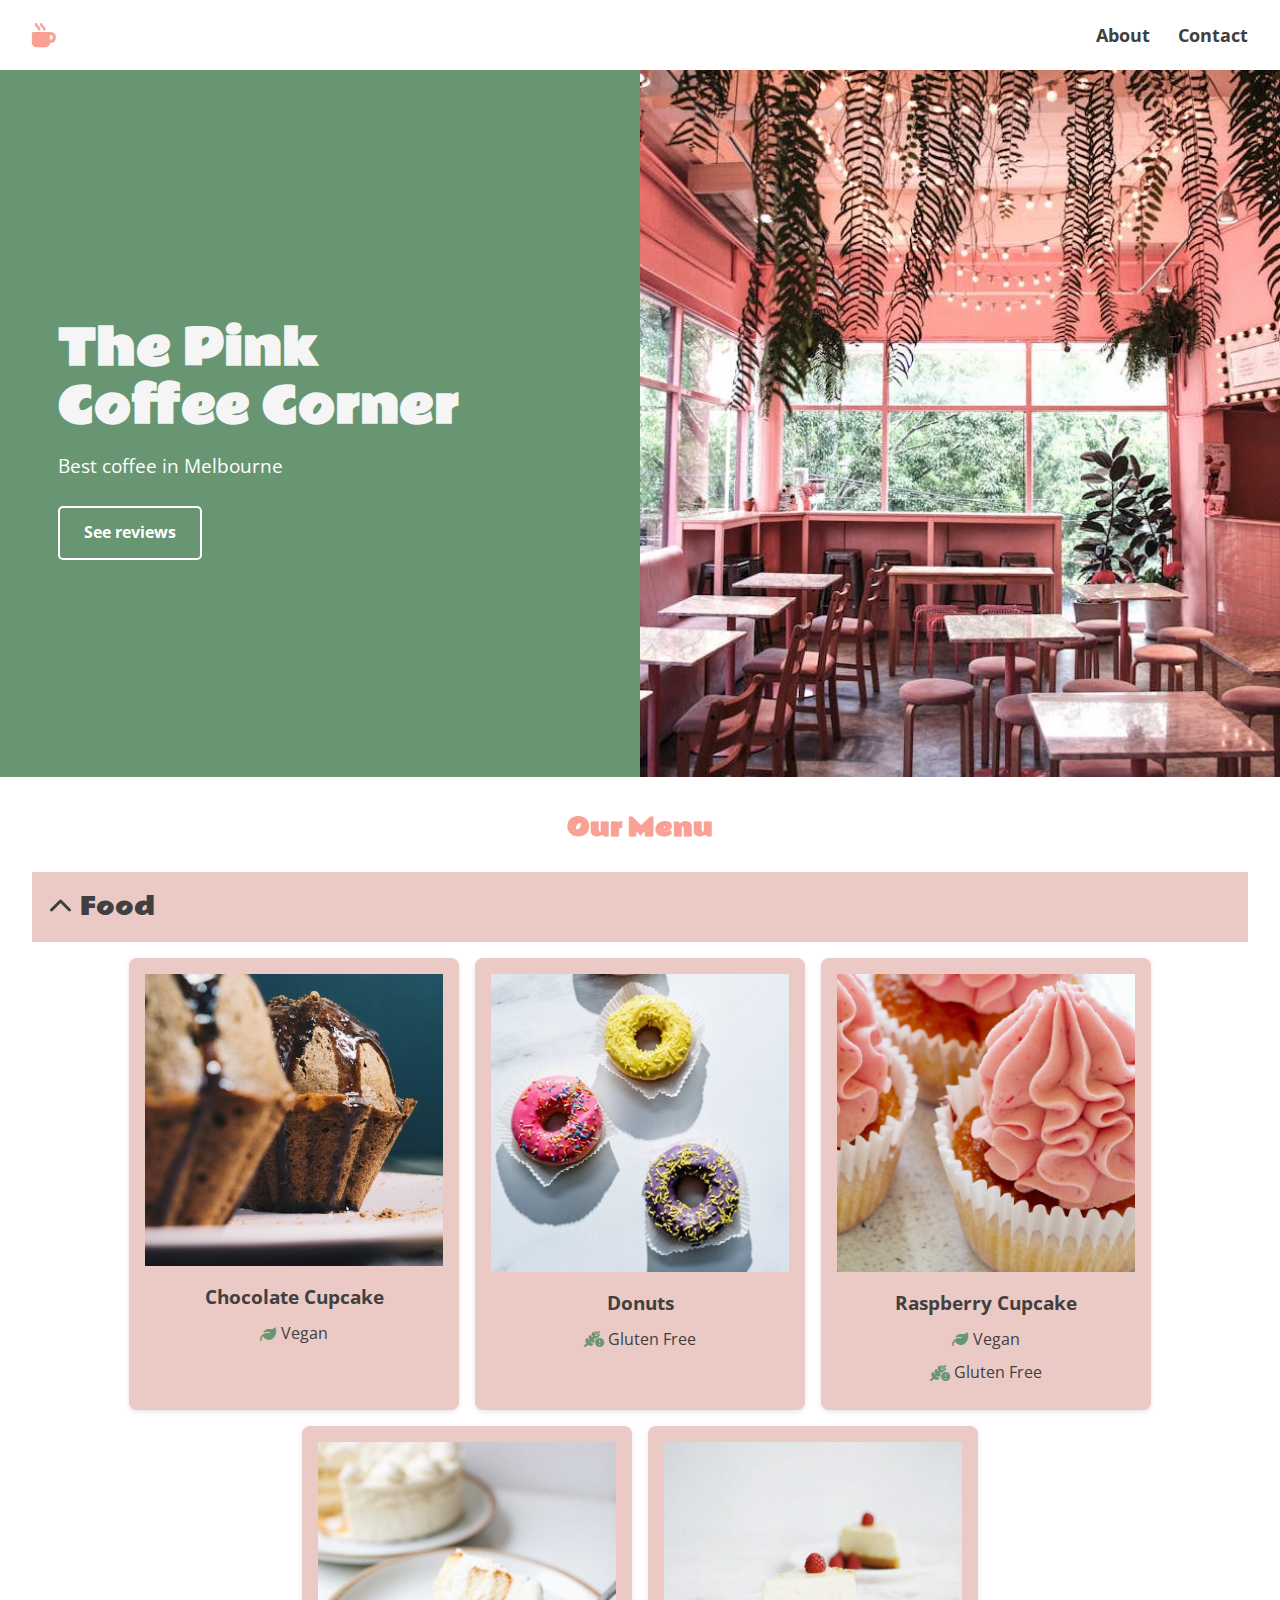
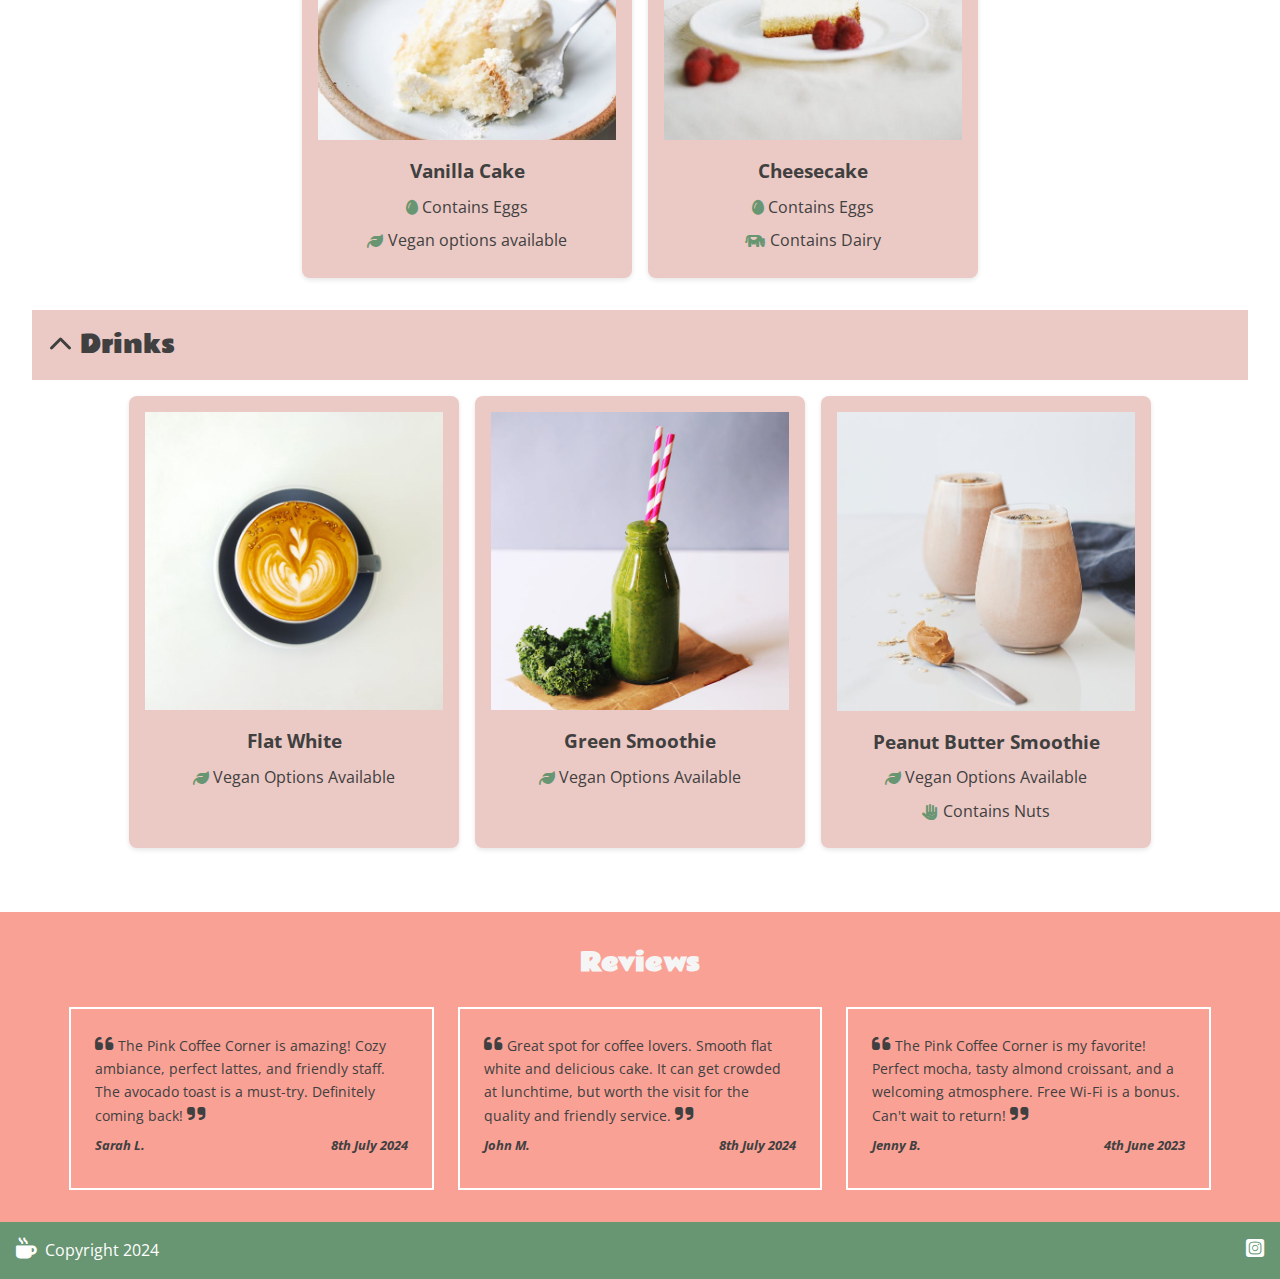
<file: index.html>
<!DOCTYPE html>
<html lang="en">
<head>
    <meta charset="UTF-8">
    <meta name="viewport" content="width=device-width, initial-scale=1.0">
    <title>The Pink Coffee Corner</title>
    <link rel="icon" type="image/x-icon" href="./img/favicon.ico">
    <link rel="stylesheet" href="./styles/style.css">
    <link href="./styles/fontawesome/css/fontawesome.css" rel="stylesheet" />
    <link href="./styles/fontawesome/css/brands.css" rel="stylesheet" />
    <link href="./styles/fontawesome/css/solid.css" rel="stylesheet" />
    <script>(function(w,d,s,l,i){w[l]=w[l]||[];w[l].push({'gtm.start':
    new Date().getTime(),event:'gtm.js'});var f=d.getElementsByTagName(s)[0],
    j=d.createElement(s),dl=l!='dataLayer'?'&l='+l:'';j.async=true;j.src=
    'https://www.googletagmanager.com/gtm.js?id='+i+dl;f.parentNode.insertBefore(j,f);
    })(window,document,'script','dataLayer','GTM-TVP668D');</script>
</head>
<body>

    <nav class="navbar">
        <div class="navbar__logo">
            <a href="./index.html"><i class="fa-solid fa-mug-hot"></i></a>
        </div>
        <div class="navbar__links">
            <a href="./about.html">About</a>
            <a href="./contact.html">Contact</a>
        </div>
    </nav>

    <header class="header">
        <div class="header__content">
            <h1 class="header__title">The Pink <br> Coffee Corner</h1>
            <p class="header__subtitle">Best coffee in Melbourne</p>
            <a href="#reviews" class="header__button">See reviews</a>
        </div>
        <div class="header__image">
            <img src="./img/hero_image.jpg" alt="Coffee shop interior">
        </div>
    </header>

    <main>
        <section class="menu">
            <h2 class="menu__title">Our Menu</h2>

            <details open class="menu__section">
                <summary class="menu__section-title"><i class="fa-solid fa-chevron-down"></i> Food</summary>
                <div class="menu__grid">
                    <div class="menu__item">
                        <img src="./img/chocolate_cupcake.jpg" alt="Chocolate Cupcake">
                        <h3>Chocolate Cupcake</h3>
                        <p><i class="fa-solid fa-leaf"></i> Vegan</p>
                    </div>
                    <div class="menu__item">
                        <img src="./img/donuts.jpg" alt="Donuts">
                        <h3>Donuts</h3>
                        <p><i class="fa-solid fa-wheat-awn-circle-exclamation"></i> Gluten Free</p>
                    </div>
                    <div class="menu__item">
                        <img src="./img/raspberry_cupcake.jpg" alt="Raspberry Cupcake">
                        <h3>Raspberry Cupcake</h3>
                        <p><i class="fa-solid fa-leaf"></i> Vegan</p>
                        <p><i class="fa-solid fa-wheat-awn-circle-exclamation"></i> Gluten Free</p>
                    </div>
                    <div class="menu__item">
                         <img src="./img/vanilla_cake.jpg" alt="Vanilla Cake">
                        <h3>Vanilla Cake</h3>
                         <p><i class="fa-solid fa-egg"></i> Contains Eggs</p>
                         <p><i class="fa-solid fa-leaf"></i> Vegan options available</p>
                    </div>

                    <div class="menu__item">
                        <img src="./img/cheesecake.jpg" alt="Cheesecake">
                        <h3>Cheesecake</h3>
                        <p><i class="fa-solid fa-egg"></i> Contains Eggs</p>
                        <p><i class="fa-solid fa-cow"></i> Contains Dairy</p>
                    </div>
                </div>
            </details>

            <details open class="menu__section">
                <summary class="menu__section-title"><i class="fa-solid fa-chevron-down"></i> Drinks</summary>
                <div class="menu__grid">
                    <div class="menu__item">
                        <img src="./img/coffee.jpg" alt="Flat White">
                        <h3>Flat White</h3>
                        <p><i class="fa-solid fa-leaf"></i> Vegan Options Available</p>
                    </div>
                    <div class="menu__item">
                        <img src="./img/green_smoothie.jpg" alt="Green Smoothie">
                        <h3>Green Smoothie</h3>
                        <p><i class="fa-solid fa-leaf"></i> Vegan Options Available</p>
                    </div>
                    <div class="menu__item">
                        <img src="./img/peanut_smoothie.jpg" alt="Peanut Butter Smoothie">
                        <h3>Peanut Butter Smoothie</h3>
                        <p><i class="fa-solid fa-leaf"></i> Vegan Options Available</p>
                        <p><i class="fa-solid fa-hand-dots"></i> Contains Nuts</p>
                    </div>
                </div>
            </details>
        </section>

        <section class="reviews" id="reviews">
            <h2 class="reviews__title">Reviews</h2>
            <div class="reviews__container">
                <div class="reviews__item">
                    <p><i class="fa-solid fa-quote-left"></i> The Pink Coffee Corner is amazing! Cozy ambiance, perfect lattes, and friendly staff. The avocado toast is a must-try. Definitely coming back! <i class="fa-solid fa-quote-right"></i></p>
                    <div class="review-data">
                    <p class="reviews__author">Sarah L.</p>
                    <p class="reviews__author">8th July 2024</p>
                    </div>
                </div>
                <div class="reviews__item">
                    <p><i class="fa-solid fa-quote-left"></i> Great spot for coffee lovers. Smooth flat white and delicious cake. It can get crowded at lunchtime, but worth the visit for the quality and friendly service. <i class="fa-solid fa-quote-right"></i></p>
                    <div class="review-data">
                    <p class="reviews__author">John M.</p>
                    <p class="reviews__author">8th July 2024</p>
                    </div>
                </div>
                <div class="reviews__item">
                    <p><i class="fa-solid fa-quote-left"></i> The Pink Coffee Corner is my favorite! Perfect mocha, tasty almond croissant, and a welcoming atmosphere. Free Wi-Fi is a bonus. Can't wait to return! <i class="fa-solid fa-quote-right"></i></p>
                    <div class="review-data">
                    <p class="reviews__author">Jenny B.</p>
                    <p class="reviews__author">4th June 2023</p>
                    </div>
                </div>
            </div>
        </section>
    </main>

    <footer class="footer">
        <div>
        <a href="./index.html"><i class="fa-solid fa-mug-hot"></i></a>
        <p>Copyright 2024</p>
        </div>
        <a href="https://www.instagram.com"><i class="fa-brands fa-square-instagram"></i></a>
    </footer>

</body>
</html>
</file>
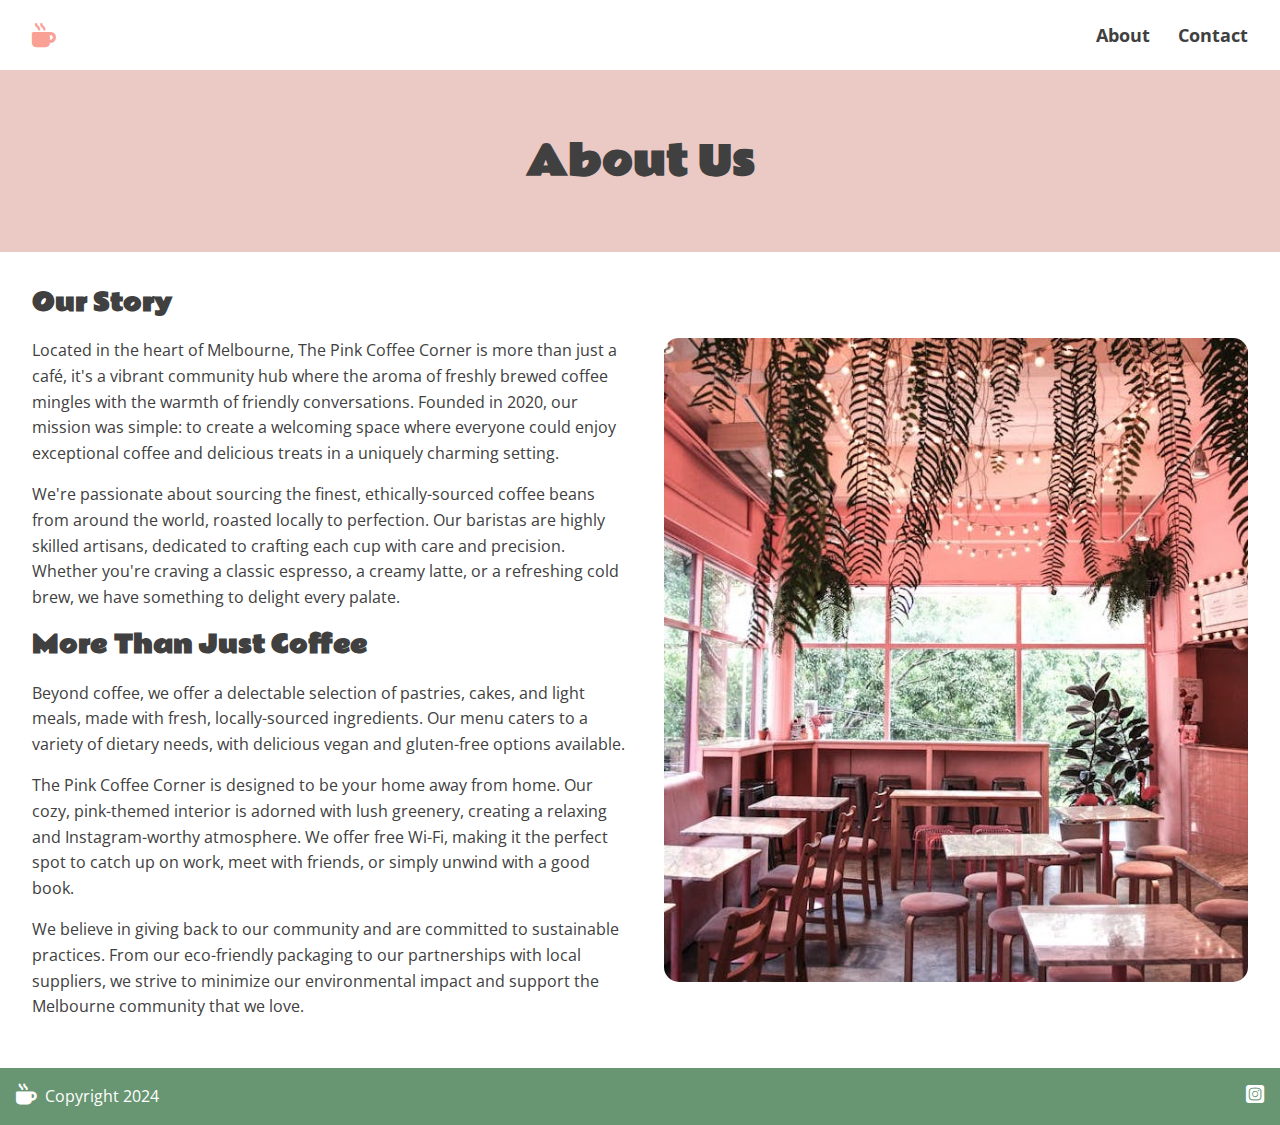
<file: about.html>
<!DOCTYPE html>
<html lang="en">
<head>
    <meta charset="UTF-8">
    <meta name="viewport" content="width=device-width, initial-scale=1.0">
    <title>About Us - The Pink Coffee Corner</title>
    <link rel="stylesheet" href="./styles/style.css">
    <link rel="stylesheet" href="./styles/about.css">
    <link href="./styles/fontawesome/css/fontawesome.css" rel="stylesheet" />
    <link href="./styles/fontawesome/css/brands.css" rel="stylesheet" />
    <link href="./styles/fontawesome/css/solid.css" rel="stylesheet" />
</head>
<body>
    <nav class="navbar">
        <div class="navbar__logo">
            <a href="./index.html"><i class="fa-solid fa-mug-hot"></i></a>
        </div>
        <div class="navbar__links">
            <a href="./about.html">About</a>
            <a href="./contact.html">Contact</a>
        </div>
    </nav>

    <main class="about">
        <section class="about__hero">
            <h1>About Us</h1>
        </section>

        <section class="about__content">
            <div class="about__text">
                <h2>Our Story</h2>
                    <p>Located in the heart of Melbourne, The Pink Coffee Corner is more than just a café, it's a vibrant community hub where the aroma of freshly brewed coffee mingles with the warmth of friendly conversations.  Founded in 2020, our mission was simple: to create a welcoming space where everyone could enjoy exceptional coffee and delicious treats in a uniquely charming setting.</p>
                    <p>We're passionate about sourcing the finest, ethically-sourced coffee beans from around the world, roasted locally to perfection.  Our baristas are highly skilled artisans, dedicated to crafting each cup with care and precision.  Whether you're craving a classic espresso, a creamy latte, or a refreshing cold brew, we have something to delight every palate.</p>
                <h2>More Than Just Coffee</h2>
                    <p>Beyond coffee, we offer a delectable selection of pastries, cakes, and light meals, made with fresh, locally-sourced ingredients.  Our menu caters to a variety of dietary needs, with delicious vegan and gluten-free options available. </p>
                    <p>The Pink Coffee Corner is designed to be your home away from home.  Our cozy, pink-themed interior is adorned with lush greenery, creating a relaxing and Instagram-worthy atmosphere.  We offer free Wi-Fi, making it the perfect spot to catch up on work, meet with friends, or simply unwind with a good book.</p>
                    <p>We believe in giving back to our community and are committed to sustainable practices.  From our eco-friendly packaging to our partnerships with local suppliers, we strive to minimize our environmental impact and support the Melbourne community that we love.</p>
            </div>
            <div class="about__image">
                <img src="./img/hero_image.jpg" alt="The Pink Corner Coffee interior">
            </div>
        </section>
    </main>

    <footer class="footer">
        <div>
            <a href="./index.html"><i class="fa-solid fa-mug-hot"></i></a>
            <p>Copyright 2024</p>
        </div>
        <a href="https://www.instagram.com"><i class="fa-brands fa-square-instagram"></i></a>
    </footer>
</body>
</html>
</file>
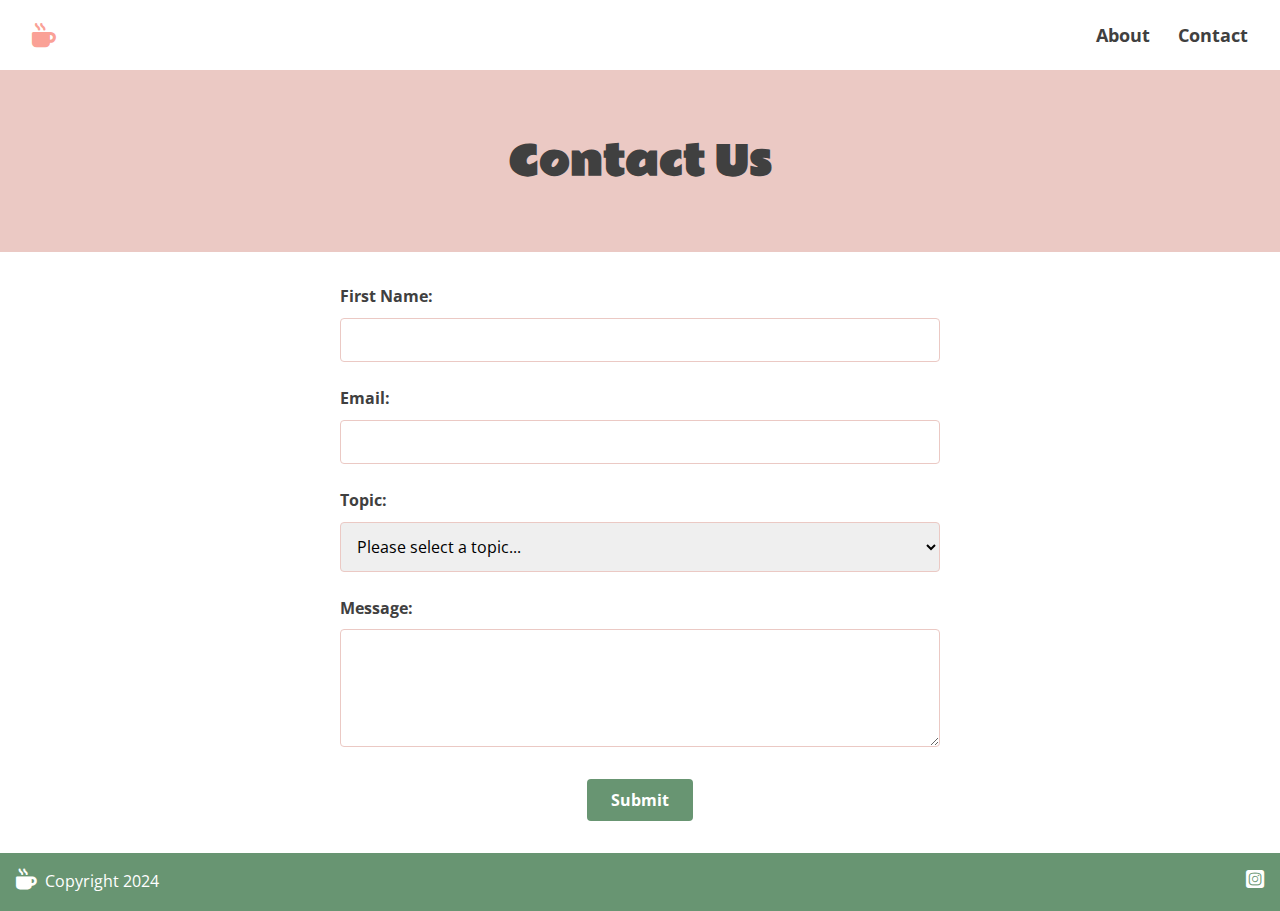
<file: contact.html>
<!DOCTYPE html>
<html lang="en">
<head>
    <meta charset="UTF-8">
    <meta name="viewport" content="width=device-width, initial-scale=1.0">
    <title>Contact - The Pink Coffee Corner</title>
    <link rel="stylesheet" href="./styles/style.css">
    <link rel="stylesheet" href="./styles/contact.css">
    <link href="./styles/fontawesome/css/fontawesome.css" rel="stylesheet" />
    <link href="./styles/fontawesome/css/brands.css" rel="stylesheet" />
    <link href="./styles/fontawesome/css/solid.css" rel="stylesheet" />
</head>
<body>
    <nav class="navbar">
        <div class="navbar__logo">
            <a href="./index.html"><i class="fa-solid fa-mug-hot"></i></a>
        </div>
        <div class="navbar__links">
            <a href="./about.html">About</a>
            <a href="./contact.html">Contact</a>
        </div>
    </nav>

    <main class="contact">
        <section class="contact__hero">
            <h1>Contact Us</h1>
        </section>

        <section class="contact__form-section">
             <form action="#" method="post" class="contact__form">
                <div class="form__group">
                    <label for="first-name">First Name:</label>
                    <input type="text" id="first-name" name="first_name" required>
                </div>

                <div class="form__group">
                    <label for="email">Email:</label>
                    <input type="email" id="email" name="email" required>
                </div>

                <div class="form__group">
                    <label for="topic">Topic:</label>
                    <select id="topic" name="topic" required>
                        <option value="" disabled selected>Please select a topic...</option>
                        <option value="bookings">Bookings</option>
                        <option value="online-orders">Online Orders</option>
                        <option value="complaints">Complaints</option>
                    </select>
                </div>

                <div class="form__group">
                    <label for="message">Message:</label>
                    <textarea id="message" name="message" rows="5" required></textarea>
                </div>

                <button type="submit" class="form__submit">Submit</button>
            </form>
        </section>

    </main>

    <footer class="footer">
        <div>
        <a href="./index.html"><i class="fa-solid fa-mug-hot"></i></a>
        <p>Copyright 2024</p>
        </div>
        <a href="https://www.instagram.com"><i class="fa-brands fa-square-instagram"></i></a>
    </footer>
</body>
</html>
</file>
<file: styles/style.css>
@import url("https://fonts.googleapis.com/css2?family=Open+Sans:ital,wght@0,400;0,700;1,700&family=Rammetto+One&display=swap");
body {
  font-family: "Open Sans", sans-serif;
  color: #404040;
  line-height: 1.6;
}

/*! normalize.css v8.0.1 | MIT License | github.com/necolas/normalize.css */
/* Document
   ========================================================================== */
/**
 * 1. Correct the line height in all browsers.
 * 2. Prevent adjustments of font size after orientation changes in iOS.
 */
* {
  box-sizing: border-box;
  margin: 0;
  padding: 0;
}

html {
  line-height: 1.15; /* 1 */
  -webkit-text-size-adjust: 100%; /* 2 */
}

/* Sections
   ========================================================================== */
/**
 * Remove the margin in all browsers.
 */
body {
  margin: 0;
  display: flex;
  flex-direction: column;
  min-height: 100vh;
}

/**
 * Render the `main` element consistently in IE.
 */
main {
  display: block;
  flex: 1;
}

/**
 * Correct the font size and margin on `h1` elements within `section` and
 * `article` contexts in Chrome, Firefox, and Safari.
 */
h1 {
  font-size: 2em;
  margin: 0.67em 0;
}

/* Grouping content
   ========================================================================== */
/**
 * 1. Add the correct box sizing in Firefox.
 * 2. Show the overflow in Edge and IE.
 */
hr {
  box-sizing: content-box; /* 1 */
  height: 0; /* 1 */
  overflow: visible; /* 2 */
}

/**
 * 1. Correct the inheritance and scaling of font size in all browsers.
 * 2. Correct the odd `em` font sizing in all browsers.
 */
pre {
  font-family: monospace, monospace; /* 1 */
  font-size: 1em; /* 2 */
}

/* Text-level semantics
   ========================================================================== */
/**
 * Remove the gray background on active links in IE 10.
 */
a {
  background-color: transparent;
}

/**
 * 1. Remove the bottom border in Chrome 57-
 * 2. Add the correct text decoration in Chrome, Edge, IE, Opera, and Safari.
 */
abbr[title] {
  border-bottom: none; /* 1 */
  text-decoration: underline; /* 2 */
  text-decoration: underline dotted; /* 2 */
}

/**
 * Add the correct font weight in Chrome, Edge, and Safari.
 */
b,
strong {
  font-weight: bolder;
}

/**
 * 1. Correct the inheritance and scaling of font size in all browsers.
 * 2. Correct the odd `em` font sizing in all browsers.
 */
code,
kbd,
samp {
  font-family: monospace, monospace; /* 1 */
  font-size: 1em; /* 2 */
}

/**
 * Add the correct font size in all browsers.
 */
small {
  font-size: 80%;
}

/**
 * Prevent `sub` and `sup` elements from affecting the line height in
 * all browsers.
 */
sub,
sup {
  font-size: 75%;
  line-height: 0;
  position: relative;
  vertical-align: baseline;
}

sub {
  bottom: -0.25em;
}

sup {
  top: -0.5em;
}

/* Embedded content
   ========================================================================== */
/**
 * Remove the border on images inside links in IE 10.
 */
img {
  border-style: none;
}

/* Forms
   ========================================================================== */
/**
 * 1. Change the font styles in all browsers.
 * 2. Remove the margin in Firefox and Safari.
 */
button,
input,
optgroup,
select,
textarea {
  font-family: inherit; /* 1 */
  font-size: 100%; /* 1 */
  line-height: 1.15; /* 1 */
  margin: 0; /* 2 */
}

/**
 * Show the overflow in IE.
 * 1. Show the overflow in Edge.
 */
button,
input { /* 1 */
  overflow: visible;
}

/**
 * Remove the inheritance of text transform in Edge, Firefox, and IE.
 * 1. Remove the inheritance of text transform in Firefox.
 */
button,
select { /* 1 */
  text-transform: none;
}

/**
 * Correct the inability to style clickable types in iOS and Safari.
 */
button,
[type=button],
[type=reset],
[type=submit] {
  -webkit-appearance: button;
}

/**
 * Remove the inner border and padding in Firefox.
 */
button::-moz-focus-inner,
[type=button]::-moz-focus-inner,
[type=reset]::-moz-focus-inner,
[type=submit]::-moz-focus-inner {
  border-style: none;
  padding: 0;
}

/**
 * Restore the focus styles unset by the previous rule.
 */
button:-moz-focusring,
[type=button]:-moz-focusring,
[type=reset]:-moz-focusring,
[type=submit]:-moz-focusring {
  outline: 1px dotted ButtonText;
}

/**
 * Correct the padding in Firefox.
 */
fieldset {
  padding: 0.35em 0.75em 0.625em;
}

/**
 * 1. Correct the text wrapping in Edge and IE.
 * 2. Correct the color inheritance from `fieldset` elements in IE.
 * 3. Remove the padding so developers are not caught out when they zero out
 *    `fieldset` elements in all browsers.
 */
legend {
  box-sizing: border-box; /* 1 */
  color: inherit; /* 2 */
  display: table; /* 1 */
  max-width: 100%; /* 1 */
  padding: 0; /* 3 */
  white-space: normal; /* 1 */
}

/**
 * Add the correct vertical alignment in Chrome, Firefox, and Opera.
 */
progress {
  vertical-align: baseline;
}

/**
 * Remove the default vertical scrollbar in IE 10+.
 */
textarea {
  overflow: auto;
}

/**
 * 1. Add the correct box sizing in IE 10.
 * 2. Remove the padding in IE 10.
 */
[type=checkbox],
[type=radio] {
  box-sizing: border-box; /* 1 */
  padding: 0; /* 2 */
}

/**
 * Correct the cursor style of increment and decrement buttons in Chrome.
 */
[type=number]::-webkit-inner-spin-button,
[type=number]::-webkit-outer-spin-button {
  height: auto;
}

/**
 * 1. Correct the odd appearance in Chrome and Safari.
 * 2. Correct the outline style in Safari.
 */
[type=search] {
  -webkit-appearance: textfield; /* 1 */
  outline-offset: -2px; /* 2 */
}

/**
 * Remove the inner padding in Chrome and Safari on macOS.
 */
[type=search]::-webkit-search-decoration {
  -webkit-appearance: none;
}

/**
 * 1. Correct the inability to style clickable types in iOS and Safari.
 * 2. Change font properties to `inherit` in Safari.
 */
::-webkit-file-upload-button {
  -webkit-appearance: button; /* 1 */
  font: inherit; /* 2 */
}

/* Interactive
   ========================================================================== */
/*
 * Add the correct display in Edge, IE 10+, and Firefox.
 */
details {
  display: block;
}

/*
 * Add the correct display in all browsers.
 */
summary {
  display: list-item;
}

/* Misc
   ========================================================================== */
/**
 * Add the correct display in IE 10+.
 */
template {
  display: none;
}

/**
 * Add the correct display in IE 10.
 */
[hidden] {
  display: none;
}

a {
  text-decoration: none;
  color: inherit;
}

img {
  max-width: 100%;
  height: auto;
  display: block;
}

.navbar {
  display: flex;
  justify-content: center;
  align-items: center;
  position: sticky;
  top: 0;
  background-color: white;
  padding: 1rem 2rem;
  justify-content: space-between;
}
.navbar__logo {
  font-size: 1.5rem;
  color: #FAA196;
}
.navbar__links a {
  margin-left: 1.5rem;
  font-size: 1.1rem;
  font-weight: bold;
}
.navbar__links a:hover {
  color: #FAA196;
}

.header {
  display: flex;
  flex-wrap: wrap;
  color: white;
  min-height: 400px;
}
.header__content {
  flex: 0 0 50%;
  max-height: 85vh;
  min-width: 300px;
  padding: 2rem;
  padding-left: 4.5vw;
  background-color: #689572;
  display: flex;
  flex-direction: column;
  justify-content: center;
  align-items: flex-start;
}
@media (max-width: 768px) {
  .header__content {
    background-color: rgba(104, 149, 114, 0.8);
    align-items: center;
    text-align: center;
    flex-basis: 100%;
  }
}
@media (max-width: 360px) {
  .header__content {
    min-width: 0;
    padding: 0;
  }
}
.header__title {
  font-family: "Rammetto One", cursive;
  font-size: 3rem;
  margin-bottom: 1rem;
  line-height: 1.2;
  color: whitesmoke;
}
.header__subtitle {
  font-size: 1.2rem;
  margin-bottom: 1.5rem;
}
.header__button {
  background-color: #689572;
  color: white;
  padding: 0.75rem 1.5rem;
  border-radius: 5px;
  font-weight: bold;
  display: inline-block;
  border: 2px solid white;
  text-align: center;
}
.header__button:hover {
  background-color: #82A289;
}
.header__image {
  flex: 0 0 50%;
  max-height: 85vh;
  min-width: 300px;
  overflow: hidden;
}
.header__image img {
  width: 100%;
  height: 100%;
  object-fit: cover;
  object-position: bottom;
}
@media (max-width: 768px) {
  .header__image {
    display: none;
  }
}
@media (max-width: 768px) {
  .header {
    background-image: url("../img/hero_image.jpg");
    background-size: cover;
    background-position: center;
    padding: 2rem;
  }
}
@media (max-width: 360px) {
  .header {
    padding: 0;
  }
}

.menu {
  max-width: 1280px;
  padding: 2rem;
  margin: 0 auto;
}
.menu__title {
  font-family: "Rammetto One", cursive;
  color: #404040;
  text-align: center;
  margin-bottom: 1.5rem;
  color: #FAA196;
}
.menu__section {
  margin-bottom: 1rem;
}
.menu__section[open] .menu__section-title i {
  transform: rotate(180deg);
}
.menu__section-title {
  font-family: "Rammetto One", cursive;
  font-size: 1.5rem;
  padding: 1rem;
  cursor: pointer;
  background-color: #EBC9C4;
  display: flex;
  align-items: center;
}
.menu__section-title i {
  margin-right: 0.5rem;
}
.menu__grid {
  display: flex;
  justify-content: center;
  flex-wrap: wrap;
  gap: 1rem;
  padding: 1rem;
}
.menu__item {
  flex: 0 1 auto;
  max-width: 330px;
  background-color: #EBC9C4;
  border-radius: 8px;
  overflow: hidden;
  box-shadow: 0 2px 5px rgba(0, 0, 0, 0.1);
  padding: 1rem;
  display: flex;
  flex-direction: column;
  align-items: center;
}
@media (max-width: 768px) {
  .menu__item {
    width: 48%;
    max-width: 450px;
  }
}
@media (max-width: 480px) {
  .menu__item {
    flex: 1 1 100%;
    max-width: 100%;
  }
}
.menu__item h3 {
  font-size: 1.2rem;
  padding: 0.5rem;
  text-align: center;
}
.menu__item p {
  text-align: left;
  padding-bottom: 0.5rem;
  display: flex;
  align-items: center;
}
.menu__item p i {
  margin-right: 0.3rem;
  color: #689572;
}
.menu__item img {
  width: 100%;
  display: block;
  margin-bottom: 0.5rem;
}

.reviews {
  padding: 2rem;
  background-color: #FAA196;
}
.reviews__title {
  font-family: "Rammetto One", cursive;
  color: #404040;
  text-align: center;
  margin-bottom: 1.5rem;
  color: whitesmoke;
}
.reviews__container {
  display: flex;
  justify-content: center;
  flex-wrap: wrap;
  gap: 1.5rem;
}
@media (max-width: 768px) {
  .reviews__container {
    flex-direction: column;
  }
}
.reviews__item {
  flex-basis: 30%;
  background-color: #FAA196;
  padding: 1.5rem;
  border: 2px solid white;
}
.reviews__item p {
  margin-bottom: 0.5rem;
  font-size: 0.9rem;
}
.reviews__item i {
  font-size: 1.3rem;
}
.reviews__author {
  font-style: italic;
  color: #404040;
  font-weight: bold;
  font-size: 0.8rem !important;
}
.reviews__date {
  font-style: italic;
  color: #404040;
  font-size: 0.8rem !important;
  margin-bottom: 0;
}
.reviews .review-data {
  display: flex;
  justify-content: space-between;
  align-items: center;
}

.footer {
  display: flex;
  align-items: center;
  padding: 1rem;
  background-color: #689572;
  color: white;
  justify-content: space-between;
}
.footer i {
  font-size: 1.3rem;
}
.footer div {
  display: flex;
  align-items: center;
  gap: 0.5rem;
}

/*# sourceMappingURL=style.css.map */
</file>
<file: styles/about.css>
@import url("https://fonts.googleapis.com/css2?family=Open+Sans:ital,wght@0,400;0,700;1,700&family=Rammetto+One&display=swap");
body {
  font-family: "Open Sans", sans-serif;
  color: #404040;
  line-height: 1.6;
}

.about__hero {
  background-color: #EBC9C4;
  padding: 2rem;
  text-align: center;
}
.about__hero h1 {
  font-family: "Rammetto One", cursive;
  font-size: 2.5rem;
  color: #404040;
}
.about__content {
  padding: 2rem;
  display: flex;
  flex-wrap: wrap;
  gap: 2rem;
  align-items: center;
  max-width: 1450px;
  margin: 0 auto;
}
@media (max-width: 908px) {
  .about__content {
    flex-direction: column;
  }
}
.about__text {
  flex: 1 1 500px;
}
.about__text h2 {
  font-family: "Rammetto One", cursive;
  color: #404040;
  margin-bottom: 1rem;
}
.about__text p {
  margin-bottom: 1rem;
}
.about__image {
  width: 48%;
}
@media (max-width: 1088px) {
  .about__image {
    width: 37%;
  }
}
@media (max-width: 908px) {
  .about__image {
    width: 74vw;
  }
}
.about__image img {
  border-radius: 15px;
}

/*# sourceMappingURL=about.css.map */
</file>
<file: styles/contact.css>
@import url("https://fonts.googleapis.com/css2?family=Open+Sans:ital,wght@0,400;0,700;1,700&family=Rammetto+One&display=swap");
body {
  font-family: "Open Sans", sans-serif;
  color: #404040;
  line-height: 1.6;
}

.contact__hero {
  background-color: #EBC9C4;
  padding: 2rem;
  text-align: center;
}
.contact__hero h1 {
  font-family: "Rammetto One", cursive;
  font-size: 2.5rem;
  color: #404040;
}
.contact__form-section {
  padding: 2rem;
}
.contact__form {
  max-width: 600px;
  margin: 0 auto;
}
.contact__form .form__group {
  margin-bottom: 1.5rem;
}
.contact__form .form__group label {
  display: block;
  margin-bottom: 0.5rem;
  font-weight: bold;
}
.contact__form .form__group input[type=text],
.contact__form .form__group input[type=email],
.contact__form .form__group select,
.contact__form .form__group textarea {
  width: 100%;
  padding: 0.75rem;
  border: 1px solid #EBC9C4;
  border-radius: 4px;
  font-size: 1rem;
}
.contact__form .form__submit {
  background-color: #689572;
  color: white;
  padding: 0.75rem 1.5rem;
  border: none;
  border-radius: 4px;
  font-size: 1rem;
  font-weight: bold;
  cursor: pointer;
  display: block;
  width: fit-content;
  margin: auto;
}
.contact__form .form__submit:hover {
  background-color: #82A289;
}

/*# sourceMappingURL=contact.css.map */
</file>
<file: styles/fontawesome/css/brands.css>
/*!
 * Font Awesome Free 6.7.2 by @fontawesome - https://fontawesome.com
 * License - https://fontawesome.com/license/free (Icons: CC BY 4.0, Fonts: SIL OFL 1.1, Code: MIT License)
 * Copyright 2024 Fonticons, Inc.
 */
:root, :host {
  --fa-style-family-brands: 'Font Awesome 6 Brands';
  --fa-font-brands: normal 400 1em/1 'Font Awesome 6 Brands'; }

@font-face {
  font-family: 'Font Awesome 6 Brands';
  font-style: normal;
  font-weight: 400;
  font-display: block;
  src: url("../webfonts/fa-brands-400.woff2") format("woff2"), url("../webfonts/fa-brands-400.ttf") format("truetype"); }

.fab,
.fa-brands {
  font-weight: 400; }

.fa-monero {
  --fa: "\f3d0"; }

.fa-hooli {
  --fa: "\f427"; }

.fa-yelp {
  --fa: "\f1e9"; }

.fa-cc-visa {
  --fa: "\f1f0"; }

.fa-lastfm {
  --fa: "\f202"; }

.fa-shopware {
  --fa: "\f5b5"; }

.fa-creative-commons-nc {
  --fa: "\f4e8"; }

.fa-aws {
  --fa: "\f375"; }

.fa-redhat {
  --fa: "\f7bc"; }

.fa-yoast {
  --fa: "\f2b1"; }

.fa-cloudflare {
  --fa: "\e07d"; }

.fa-ups {
  --fa: "\f7e0"; }

.fa-pixiv {
  --fa: "\e640"; }

.fa-wpexplorer {
  --fa: "\f2de"; }

.fa-dyalog {
  --fa: "\f399"; }

.fa-bity {
  --fa: "\f37a"; }

.fa-stackpath {
  --fa: "\f842"; }

.fa-buysellads {
  --fa: "\f20d"; }

.fa-first-order {
  --fa: "\f2b0"; }

.fa-modx {
  --fa: "\f285"; }

.fa-guilded {
  --fa: "\e07e"; }

.fa-vnv {
  --fa: "\f40b"; }

.fa-square-js {
  --fa: "\f3b9"; }

.fa-js-square {
  --fa: "\f3b9"; }

.fa-microsoft {
  --fa: "\f3ca"; }

.fa-qq {
  --fa: "\f1d6"; }

.fa-orcid {
  --fa: "\f8d2"; }

.fa-java {
  --fa: "\f4e4"; }

.fa-invision {
  --fa: "\f7b0"; }

.fa-creative-commons-pd-alt {
  --fa: "\f4ed"; }

.fa-centercode {
  --fa: "\f380"; }

.fa-glide-g {
  --fa: "\f2a6"; }

.fa-drupal {
  --fa: "\f1a9"; }

.fa-jxl {
  --fa: "\e67b"; }

.fa-dart-lang {
  --fa: "\e693"; }

.fa-hire-a-helper {
  --fa: "\f3b0"; }

.fa-creative-commons-by {
  --fa: "\f4e7"; }

.fa-unity {
  --fa: "\e049"; }

.fa-whmcs {
  --fa: "\f40d"; }

.fa-rocketchat {
  --fa: "\f3e8"; }

.fa-vk {
  --fa: "\f189"; }

.fa-untappd {
  --fa: "\f405"; }

.fa-mailchimp {
  --fa: "\f59e"; }

.fa-css3-alt {
  --fa: "\f38b"; }

.fa-square-reddit {
  --fa: "\f1a2"; }

.fa-reddit-square {
  --fa: "\f1a2"; }

.fa-vimeo-v {
  --fa: "\f27d"; }

.fa-contao {
  --fa: "\f26d"; }

.fa-square-font-awesome {
  --fa: "\e5ad"; }

.fa-deskpro {
  --fa: "\f38f"; }

.fa-brave {
  --fa: "\e63c"; }

.fa-sistrix {
  --fa: "\f3ee"; }

.fa-square-instagram {
  --fa: "\e055"; }

.fa-instagram-square {
  --fa: "\e055"; }

.fa-battle-net {
  --fa: "\f835"; }

.fa-the-red-yeti {
  --fa: "\f69d"; }

.fa-square-hacker-news {
  --fa: "\f3af"; }

.fa-hacker-news-square {
  --fa: "\f3af"; }

.fa-edge {
  --fa: "\f282"; }

.fa-threads {
  --fa: "\e618"; }

.fa-napster {
  --fa: "\f3d2"; }

.fa-square-snapchat {
  --fa: "\f2ad"; }

.fa-snapchat-square {
  --fa: "\f2ad"; }

.fa-google-plus-g {
  --fa: "\f0d5"; }

.fa-artstation {
  --fa: "\f77a"; }

.fa-markdown {
  --fa: "\f60f"; }

.fa-sourcetree {
  --fa: "\f7d3"; }

.fa-google-plus {
  --fa: "\f2b3"; }

.fa-diaspora {
  --fa: "\f791"; }

.fa-foursquare {
  --fa: "\f180"; }

.fa-stack-overflow {
  --fa: "\f16c"; }

.fa-github-alt {
  --fa: "\f113"; }

.fa-phoenix-squadron {
  --fa: "\f511"; }

.fa-pagelines {
  --fa: "\f18c"; }

.fa-algolia {
  --fa: "\f36c"; }

.fa-red-river {
  --fa: "\f3e3"; }

.fa-creative-commons-sa {
  --fa: "\f4ef"; }

.fa-safari {
  --fa: "\f267"; }

.fa-google {
  --fa: "\f1a0"; }

.fa-square-font-awesome-stroke {
  --fa: "\f35c"; }

.fa-font-awesome-alt {
  --fa: "\f35c"; }

.fa-atlassian {
  --fa: "\f77b"; }

.fa-linkedin-in {
  --fa: "\f0e1"; }

.fa-digital-ocean {
  --fa: "\f391"; }

.fa-nimblr {
  --fa: "\f5a8"; }

.fa-chromecast {
  --fa: "\f838"; }

.fa-evernote {
  --fa: "\f839"; }

.fa-hacker-news {
  --fa: "\f1d4"; }

.fa-creative-commons-sampling {
  --fa: "\f4f0"; }

.fa-adversal {
  --fa: "\f36a"; }

.fa-creative-commons {
  --fa: "\f25e"; }

.fa-watchman-monitoring {
  --fa: "\e087"; }

.fa-fonticons {
  --fa: "\f280"; }

.fa-weixin {
  --fa: "\f1d7"; }

.fa-shirtsinbulk {
  --fa: "\f214"; }

.fa-codepen {
  --fa: "\f1cb"; }

.fa-git-alt {
  --fa: "\f841"; }

.fa-lyft {
  --fa: "\f3c3"; }

.fa-rev {
  --fa: "\f5b2"; }

.fa-windows {
  --fa: "\f17a"; }

.fa-wizards-of-the-coast {
  --fa: "\f730"; }

.fa-square-viadeo {
  --fa: "\f2aa"; }

.fa-viadeo-square {
  --fa: "\f2aa"; }

.fa-meetup {
  --fa: "\f2e0"; }

.fa-centos {
  --fa: "\f789"; }

.fa-adn {
  --fa: "\f170"; }

.fa-cloudsmith {
  --fa: "\f384"; }

.fa-opensuse {
  --fa: "\e62b"; }

.fa-pied-piper-alt {
  --fa: "\f1a8"; }

.fa-square-dribbble {
  --fa: "\f397"; }

.fa-dribbble-square {
  --fa: "\f397"; }

.fa-codiepie {
  --fa: "\f284"; }

.fa-node {
  --fa: "\f419"; }

.fa-mix {
  --fa: "\f3cb"; }

.fa-steam {
  --fa: "\f1b6"; }

.fa-cc-apple-pay {
  --fa: "\f416"; }

.fa-scribd {
  --fa: "\f28a"; }

.fa-debian {
  --fa: "\e60b"; }

.fa-openid {
  --fa: "\f19b"; }

.fa-instalod {
  --fa: "\e081"; }

.fa-files-pinwheel {
  --fa: "\e69f"; }

.fa-expeditedssl {
  --fa: "\f23e"; }

.fa-sellcast {
  --fa: "\f2da"; }

.fa-square-twitter {
  --fa: "\f081"; }

.fa-twitter-square {
  --fa: "\f081"; }

.fa-r-project {
  --fa: "\f4f7"; }

.fa-delicious {
  --fa: "\f1a5"; }

.fa-freebsd {
  --fa: "\f3a4"; }

.fa-vuejs {
  --fa: "\f41f"; }

.fa-accusoft {
  --fa: "\f369"; }

.fa-ioxhost {
  --fa: "\f208"; }

.fa-fonticons-fi {
  --fa: "\f3a2"; }

.fa-app-store {
  --fa: "\f36f"; }

.fa-cc-mastercard {
  --fa: "\f1f1"; }

.fa-itunes-note {
  --fa: "\f3b5"; }

.fa-golang {
  --fa: "\e40f"; }

.fa-kickstarter {
  --fa: "\f3bb"; }

.fa-square-kickstarter {
  --fa: "\f3bb"; }

.fa-grav {
  --fa: "\f2d6"; }

.fa-weibo {
  --fa: "\f18a"; }

.fa-uncharted {
  --fa: "\e084"; }

.fa-firstdraft {
  --fa: "\f3a1"; }

.fa-square-youtube {
  --fa: "\f431"; }

.fa-youtube-square {
  --fa: "\f431"; }

.fa-wikipedia-w {
  --fa: "\f266"; }

.fa-wpressr {
  --fa: "\f3e4"; }

.fa-rendact {
  --fa: "\f3e4"; }

.fa-angellist {
  --fa: "\f209"; }

.fa-galactic-republic {
  --fa: "\f50c"; }

.fa-nfc-directional {
  --fa: "\e530"; }

.fa-skype {
  --fa: "\f17e"; }

.fa-joget {
  --fa: "\f3b7"; }

.fa-fedora {
  --fa: "\f798"; }

.fa-stripe-s {
  --fa: "\f42a"; }

.fa-meta {
  --fa: "\e49b"; }

.fa-laravel {
  --fa: "\f3bd"; }

.fa-hotjar {
  --fa: "\f3b1"; }

.fa-bluetooth-b {
  --fa: "\f294"; }

.fa-square-letterboxd {
  --fa: "\e62e"; }

.fa-sticker-mule {
  --fa: "\f3f7"; }

.fa-creative-commons-zero {
  --fa: "\f4f3"; }

.fa-hips {
  --fa: "\f452"; }

.fa-css {
  --fa: "\e6a2"; }

.fa-behance {
  --fa: "\f1b4"; }

.fa-reddit {
  --fa: "\f1a1"; }

.fa-discord {
  --fa: "\f392"; }

.fa-chrome {
  --fa: "\f268"; }

.fa-app-store-ios {
  --fa: "\f370"; }

.fa-cc-discover {
  --fa: "\f1f2"; }

.fa-wpbeginner {
  --fa: "\f297"; }

.fa-confluence {
  --fa: "\f78d"; }

.fa-shoelace {
  --fa: "\e60c"; }

.fa-mdb {
  --fa: "\f8ca"; }

.fa-dochub {
  --fa: "\f394"; }

.fa-accessible-icon {
  --fa: "\f368"; }

.fa-ebay {
  --fa: "\f4f4"; }

.fa-amazon {
  --fa: "\f270"; }

.fa-unsplash {
  --fa: "\e07c"; }

.fa-yarn {
  --fa: "\f7e3"; }

.fa-square-steam {
  --fa: "\f1b7"; }

.fa-steam-square {
  --fa: "\f1b7"; }

.fa-500px {
  --fa: "\f26e"; }

.fa-square-vimeo {
  --fa: "\f194"; }

.fa-vimeo-square {
  --fa: "\f194"; }

.fa-asymmetrik {
  --fa: "\f372"; }

.fa-font-awesome {
  --fa: "\f2b4"; }

.fa-font-awesome-flag {
  --fa: "\f2b4"; }

.fa-font-awesome-logo-full {
  --fa: "\f2b4"; }

.fa-gratipay {
  --fa: "\f184"; }

.fa-apple {
  --fa: "\f179"; }

.fa-hive {
  --fa: "\e07f"; }

.fa-gitkraken {
  --fa: "\f3a6"; }

.fa-keybase {
  --fa: "\f4f5"; }

.fa-apple-pay {
  --fa: "\f415"; }

.fa-padlet {
  --fa: "\e4a0"; }

.fa-amazon-pay {
  --fa: "\f42c"; }

.fa-square-github {
  --fa: "\f092"; }

.fa-github-square {
  --fa: "\f092"; }

.fa-stumbleupon {
  --fa: "\f1a4"; }

.fa-fedex {
  --fa: "\f797"; }

.fa-phoenix-framework {
  --fa: "\f3dc"; }

.fa-shopify {
  --fa: "\e057"; }

.fa-neos {
  --fa: "\f612"; }

.fa-square-threads {
  --fa: "\e619"; }

.fa-hackerrank {
  --fa: "\f5f7"; }

.fa-researchgate {
  --fa: "\f4f8"; }

.fa-swift {
  --fa: "\f8e1"; }

.fa-angular {
  --fa: "\f420"; }

.fa-speakap {
  --fa: "\f3f3"; }

.fa-angrycreative {
  --fa: "\f36e"; }

.fa-y-combinator {
  --fa: "\f23b"; }

.fa-empire {
  --fa: "\f1d1"; }

.fa-envira {
  --fa: "\f299"; }

.fa-google-scholar {
  --fa: "\e63b"; }

.fa-square-gitlab {
  --fa: "\e5ae"; }

.fa-gitlab-square {
  --fa: "\e5ae"; }

.fa-studiovinari {
  --fa: "\f3f8"; }

.fa-pied-piper {
  --fa: "\f2ae"; }

.fa-wordpress {
  --fa: "\f19a"; }

.fa-product-hunt {
  --fa: "\f288"; }

.fa-firefox {
  --fa: "\f269"; }

.fa-linode {
  --fa: "\f2b8"; }

.fa-goodreads {
  --fa: "\f3a8"; }

.fa-square-odnoklassniki {
  --fa: "\f264"; }

.fa-odnoklassniki-square {
  --fa: "\f264"; }

.fa-jsfiddle {
  --fa: "\f1cc"; }

.fa-sith {
  --fa: "\f512"; }

.fa-themeisle {
  --fa: "\f2b2"; }

.fa-page4 {
  --fa: "\f3d7"; }

.fa-hashnode {
  --fa: "\e499"; }

.fa-react {
  --fa: "\f41b"; }

.fa-cc-paypal {
  --fa: "\f1f4"; }

.fa-squarespace {
  --fa: "\f5be"; }

.fa-cc-stripe {
  --fa: "\f1f5"; }

.fa-creative-commons-share {
  --fa: "\f4f2"; }

.fa-bitcoin {
  --fa: "\f379"; }

.fa-keycdn {
  --fa: "\f3ba"; }

.fa-opera {
  --fa: "\f26a"; }

.fa-itch-io {
  --fa: "\f83a"; }

.fa-umbraco {
  --fa: "\f8e8"; }

.fa-galactic-senate {
  --fa: "\f50d"; }

.fa-ubuntu {
  --fa: "\f7df"; }

.fa-draft2digital {
  --fa: "\f396"; }

.fa-stripe {
  --fa: "\f429"; }

.fa-houzz {
  --fa: "\f27c"; }

.fa-gg {
  --fa: "\f260"; }

.fa-dhl {
  --fa: "\f790"; }

.fa-square-pinterest {
  --fa: "\f0d3"; }

.fa-pinterest-square {
  --fa: "\f0d3"; }

.fa-xing {
  --fa: "\f168"; }

.fa-blackberry {
  --fa: "\f37b"; }

.fa-creative-commons-pd {
  --fa: "\f4ec"; }

.fa-playstation {
  --fa: "\f3df"; }

.fa-quinscape {
  --fa: "\f459"; }

.fa-less {
  --fa: "\f41d"; }

.fa-blogger-b {
  --fa: "\f37d"; }

.fa-opencart {
  --fa: "\f23d"; }

.fa-vine {
  --fa: "\f1ca"; }

.fa-signal-messenger {
  --fa: "\e663"; }

.fa-paypal {
  --fa: "\f1ed"; }

.fa-gitlab {
  --fa: "\f296"; }

.fa-typo3 {
  --fa: "\f42b"; }

.fa-reddit-alien {
  --fa: "\f281"; }

.fa-yahoo {
  --fa: "\f19e"; }

.fa-dailymotion {
  --fa: "\e052"; }

.fa-affiliatetheme {
  --fa: "\f36b"; }

.fa-pied-piper-pp {
  --fa: "\f1a7"; }

.fa-bootstrap {
  --fa: "\f836"; }

.fa-odnoklassniki {
  --fa: "\f263"; }

.fa-nfc-symbol {
  --fa: "\e531"; }

.fa-mintbit {
  --fa: "\e62f"; }

.fa-ethereum {
  --fa: "\f42e"; }

.fa-speaker-deck {
  --fa: "\f83c"; }

.fa-creative-commons-nc-eu {
  --fa: "\f4e9"; }

.fa-patreon {
  --fa: "\f3d9"; }

.fa-avianex {
  --fa: "\f374"; }

.fa-ello {
  --fa: "\f5f1"; }

.fa-gofore {
  --fa: "\f3a7"; }

.fa-bimobject {
  --fa: "\f378"; }

.fa-brave-reverse {
  --fa: "\e63d"; }

.fa-facebook-f {
  --fa: "\f39e"; }

.fa-square-google-plus {
  --fa: "\f0d4"; }

.fa-google-plus-square {
  --fa: "\f0d4"; }

.fa-web-awesome {
  --fa: "\e682"; }

.fa-mandalorian {
  --fa: "\f50f"; }

.fa-first-order-alt {
  --fa: "\f50a"; }

.fa-osi {
  --fa: "\f41a"; }

.fa-google-wallet {
  --fa: "\f1ee"; }

.fa-d-and-d-beyond {
  --fa: "\f6ca"; }

.fa-periscope {
  --fa: "\f3da"; }

.fa-fulcrum {
  --fa: "\f50b"; }

.fa-cloudscale {
  --fa: "\f383"; }

.fa-forumbee {
  --fa: "\f211"; }

.fa-mizuni {
  --fa: "\f3cc"; }

.fa-schlix {
  --fa: "\f3ea"; }

.fa-square-xing {
  --fa: "\f169"; }

.fa-xing-square {
  --fa: "\f169"; }

.fa-bandcamp {
  --fa: "\f2d5"; }

.fa-wpforms {
  --fa: "\f298"; }

.fa-cloudversify {
  --fa: "\f385"; }

.fa-usps {
  --fa: "\f7e1"; }

.fa-megaport {
  --fa: "\f5a3"; }

.fa-magento {
  --fa: "\f3c4"; }

.fa-spotify {
  --fa: "\f1bc"; }

.fa-optin-monster {
  --fa: "\f23c"; }

.fa-fly {
  --fa: "\f417"; }

.fa-square-bluesky {
  --fa: "\e6a3"; }

.fa-aviato {
  --fa: "\f421"; }

.fa-itunes {
  --fa: "\f3b4"; }

.fa-cuttlefish {
  --fa: "\f38c"; }

.fa-blogger {
  --fa: "\f37c"; }

.fa-flickr {
  --fa: "\f16e"; }

.fa-viber {
  --fa: "\f409"; }

.fa-soundcloud {
  --fa: "\f1be"; }

.fa-digg {
  --fa: "\f1a6"; }

.fa-tencent-weibo {
  --fa: "\f1d5"; }

.fa-letterboxd {
  --fa: "\e62d"; }

.fa-symfony {
  --fa: "\f83d"; }

.fa-maxcdn {
  --fa: "\f136"; }

.fa-etsy {
  --fa: "\f2d7"; }

.fa-facebook-messenger {
  --fa: "\f39f"; }

.fa-audible {
  --fa: "\f373"; }

.fa-think-peaks {
  --fa: "\f731"; }

.fa-bilibili {
  --fa: "\e3d9"; }

.fa-erlang {
  --fa: "\f39d"; }

.fa-x-twitter {
  --fa: "\e61b"; }

.fa-cotton-bureau {
  --fa: "\f89e"; }

.fa-dashcube {
  --fa: "\f210"; }

.fa-42-group {
  --fa: "\e080"; }

.fa-innosoft {
  --fa: "\e080"; }

.fa-stack-exchange {
  --fa: "\f18d"; }

.fa-elementor {
  --fa: "\f430"; }

.fa-square-pied-piper {
  --fa: "\e01e"; }

.fa-pied-piper-square {
  --fa: "\e01e"; }

.fa-creative-commons-nd {
  --fa: "\f4eb"; }

.fa-palfed {
  --fa: "\f3d8"; }

.fa-superpowers {
  --fa: "\f2dd"; }

.fa-resolving {
  --fa: "\f3e7"; }

.fa-xbox {
  --fa: "\f412"; }

.fa-square-web-awesome-stroke {
  --fa: "\e684"; }

.fa-searchengin {
  --fa: "\f3eb"; }

.fa-tiktok {
  --fa: "\e07b"; }

.fa-square-facebook {
  --fa: "\f082"; }

.fa-facebook-square {
  --fa: "\f082"; }

.fa-renren {
  --fa: "\f18b"; }

.fa-linux {
  --fa: "\f17c"; }

.fa-glide {
  --fa: "\f2a5"; }

.fa-linkedin {
  --fa: "\f08c"; }

.fa-hubspot {
  --fa: "\f3b2"; }

.fa-deploydog {
  --fa: "\f38e"; }

.fa-twitch {
  --fa: "\f1e8"; }

.fa-flutter {
  --fa: "\e694"; }

.fa-ravelry {
  --fa: "\f2d9"; }

.fa-mixer {
  --fa: "\e056"; }

.fa-square-lastfm {
  --fa: "\f203"; }

.fa-lastfm-square {
  --fa: "\f203"; }

.fa-vimeo {
  --fa: "\f40a"; }

.fa-mendeley {
  --fa: "\f7b3"; }

.fa-uniregistry {
  --fa: "\f404"; }

.fa-figma {
  --fa: "\f799"; }

.fa-creative-commons-remix {
  --fa: "\f4ee"; }

.fa-cc-amazon-pay {
  --fa: "\f42d"; }

.fa-dropbox {
  --fa: "\f16b"; }

.fa-instagram {
  --fa: "\f16d"; }

.fa-cmplid {
  --fa: "\e360"; }

.fa-upwork {
  --fa: "\e641"; }

.fa-facebook {
  --fa: "\f09a"; }

.fa-gripfire {
  --fa: "\f3ac"; }

.fa-jedi-order {
  --fa: "\f50e"; }

.fa-uikit {
  --fa: "\f403"; }

.fa-fort-awesome-alt {
  --fa: "\f3a3"; }

.fa-phabricator {
  --fa: "\f3db"; }

.fa-ussunnah {
  --fa: "\f407"; }

.fa-earlybirds {
  --fa: "\f39a"; }

.fa-trade-federation {
  --fa: "\f513"; }

.fa-autoprefixer {
  --fa: "\f41c"; }

.fa-whatsapp {
  --fa: "\f232"; }

.fa-square-upwork {
  --fa: "\e67c"; }

.fa-slideshare {
  --fa: "\f1e7"; }

.fa-google-play {
  --fa: "\f3ab"; }

.fa-viadeo {
  --fa: "\f2a9"; }

.fa-line {
  --fa: "\f3c0"; }

.fa-google-drive {
  --fa: "\f3aa"; }

.fa-servicestack {
  --fa: "\f3ec"; }

.fa-simplybuilt {
  --fa: "\f215"; }

.fa-bitbucket {
  --fa: "\f171"; }

.fa-imdb {
  --fa: "\f2d8"; }

.fa-deezer {
  --fa: "\e077"; }

.fa-raspberry-pi {
  --fa: "\f7bb"; }

.fa-jira {
  --fa: "\f7b1"; }

.fa-docker {
  --fa: "\f395"; }

.fa-screenpal {
  --fa: "\e570"; }

.fa-bluetooth {
  --fa: "\f293"; }

.fa-gitter {
  --fa: "\f426"; }

.fa-d-and-d {
  --fa: "\f38d"; }

.fa-microblog {
  --fa: "\e01a"; }

.fa-cc-diners-club {
  --fa: "\f24c"; }

.fa-gg-circle {
  --fa: "\f261"; }

.fa-pied-piper-hat {
  --fa: "\f4e5"; }

.fa-kickstarter-k {
  --fa: "\f3bc"; }

.fa-yandex {
  --fa: "\f413"; }

.fa-readme {
  --fa: "\f4d5"; }

.fa-html5 {
  --fa: "\f13b"; }

.fa-sellsy {
  --fa: "\f213"; }

.fa-square-web-awesome {
  --fa: "\e683"; }

.fa-sass {
  --fa: "\f41e"; }

.fa-wirsindhandwerk {
  --fa: "\e2d0"; }

.fa-wsh {
  --fa: "\e2d0"; }

.fa-buromobelexperte {
  --fa: "\f37f"; }

.fa-salesforce {
  --fa: "\f83b"; }

.fa-octopus-deploy {
  --fa: "\e082"; }

.fa-medapps {
  --fa: "\f3c6"; }

.fa-ns8 {
  --fa: "\f3d5"; }

.fa-pinterest-p {
  --fa: "\f231"; }

.fa-apper {
  --fa: "\f371"; }

.fa-fort-awesome {
  --fa: "\f286"; }

.fa-waze {
  --fa: "\f83f"; }

.fa-bluesky {
  --fa: "\e671"; }

.fa-cc-jcb {
  --fa: "\f24b"; }

.fa-snapchat {
  --fa: "\f2ab"; }

.fa-snapchat-ghost {
  --fa: "\f2ab"; }

.fa-fantasy-flight-games {
  --fa: "\f6dc"; }

.fa-rust {
  --fa: "\e07a"; }

.fa-wix {
  --fa: "\f5cf"; }

.fa-square-behance {
  --fa: "\f1b5"; }

.fa-behance-square {
  --fa: "\f1b5"; }

.fa-supple {
  --fa: "\f3f9"; }

.fa-webflow {
  --fa: "\e65c"; }

.fa-rebel {
  --fa: "\f1d0"; }

.fa-css3 {
  --fa: "\f13c"; }

.fa-staylinked {
  --fa: "\f3f5"; }

.fa-kaggle {
  --fa: "\f5fa"; }

.fa-space-awesome {
  --fa: "\e5ac"; }

.fa-deviantart {
  --fa: "\f1bd"; }

.fa-cpanel {
  --fa: "\f388"; }

.fa-goodreads-g {
  --fa: "\f3a9"; }

.fa-square-git {
  --fa: "\f1d2"; }

.fa-git-square {
  --fa: "\f1d2"; }

.fa-square-tumblr {
  --fa: "\f174"; }

.fa-tumblr-square {
  --fa: "\f174"; }

.fa-trello {
  --fa: "\f181"; }

.fa-creative-commons-nc-jp {
  --fa: "\f4ea"; }

.fa-get-pocket {
  --fa: "\f265"; }

.fa-perbyte {
  --fa: "\e083"; }

.fa-grunt {
  --fa: "\f3ad"; }

.fa-weebly {
  --fa: "\f5cc"; }

.fa-connectdevelop {
  --fa: "\f20e"; }

.fa-leanpub {
  --fa: "\f212"; }

.fa-black-tie {
  --fa: "\f27e"; }

.fa-themeco {
  --fa: "\f5c6"; }

.fa-python {
  --fa: "\f3e2"; }

.fa-android {
  --fa: "\f17b"; }

.fa-bots {
  --fa: "\e340"; }

.fa-free-code-camp {
  --fa: "\f2c5"; }

.fa-hornbill {
  --fa: "\f592"; }

.fa-js {
  --fa: "\f3b8"; }

.fa-ideal {
  --fa: "\e013"; }

.fa-git {
  --fa: "\f1d3"; }

.fa-dev {
  --fa: "\f6cc"; }

.fa-sketch {
  --fa: "\f7c6"; }

.fa-yandex-international {
  --fa: "\f414"; }

.fa-cc-amex {
  --fa: "\f1f3"; }

.fa-uber {
  --fa: "\f402"; }

.fa-github {
  --fa: "\f09b"; }

.fa-php {
  --fa: "\f457"; }

.fa-alipay {
  --fa: "\f642"; }

.fa-youtube {
  --fa: "\f167"; }

.fa-skyatlas {
  --fa: "\f216"; }

.fa-firefox-browser {
  --fa: "\e007"; }

.fa-replyd {
  --fa: "\f3e6"; }

.fa-suse {
  --fa: "\f7d6"; }

.fa-jenkins {
  --fa: "\f3b6"; }

.fa-twitter {
  --fa: "\f099"; }

.fa-rockrms {
  --fa: "\f3e9"; }

.fa-pinterest {
  --fa: "\f0d2"; }

.fa-buffer {
  --fa: "\f837"; }

.fa-npm {
  --fa: "\f3d4"; }

.fa-yammer {
  --fa: "\f840"; }

.fa-btc {
  --fa: "\f15a"; }

.fa-dribbble {
  --fa: "\f17d"; }

.fa-stumbleupon-circle {
  --fa: "\f1a3"; }

.fa-internet-explorer {
  --fa: "\f26b"; }

.fa-stubber {
  --fa: "\e5c7"; }

.fa-telegram {
  --fa: "\f2c6"; }

.fa-telegram-plane {
  --fa: "\f2c6"; }

.fa-old-republic {
  --fa: "\f510"; }

.fa-odysee {
  --fa: "\e5c6"; }

.fa-square-whatsapp {
  --fa: "\f40c"; }

.fa-whatsapp-square {
  --fa: "\f40c"; }

.fa-node-js {
  --fa: "\f3d3"; }

.fa-edge-legacy {
  --fa: "\e078"; }

.fa-slack {
  --fa: "\f198"; }

.fa-slack-hash {
  --fa: "\f198"; }

.fa-medrt {
  --fa: "\f3c8"; }

.fa-usb {
  --fa: "\f287"; }

.fa-tumblr {
  --fa: "\f173"; }

.fa-vaadin {
  --fa: "\f408"; }

.fa-quora {
  --fa: "\f2c4"; }

.fa-square-x-twitter {
  --fa: "\e61a"; }

.fa-reacteurope {
  --fa: "\f75d"; }

.fa-medium {
  --fa: "\f23a"; }

.fa-medium-m {
  --fa: "\f23a"; }

.fa-amilia {
  --fa: "\f36d"; }

.fa-mixcloud {
  --fa: "\f289"; }

.fa-flipboard {
  --fa: "\f44d"; }

.fa-viacoin {
  --fa: "\f237"; }

.fa-critical-role {
  --fa: "\f6c9"; }

.fa-sitrox {
  --fa: "\e44a"; }

.fa-discourse {
  --fa: "\f393"; }

.fa-joomla {
  --fa: "\f1aa"; }

.fa-mastodon {
  --fa: "\f4f6"; }

.fa-airbnb {
  --fa: "\f834"; }

.fa-wolf-pack-battalion {
  --fa: "\f514"; }

.fa-buy-n-large {
  --fa: "\f8a6"; }

.fa-gulp {
  --fa: "\f3ae"; }

.fa-creative-commons-sampling-plus {
  --fa: "\f4f1"; }

.fa-strava {
  --fa: "\f428"; }

.fa-ember {
  --fa: "\f423"; }

.fa-canadian-maple-leaf {
  --fa: "\f785"; }

.fa-teamspeak {
  --fa: "\f4f9"; }

.fa-pushed {
  --fa: "\f3e1"; }

.fa-wordpress-simple {
  --fa: "\f411"; }

.fa-nutritionix {
  --fa: "\f3d6"; }

.fa-wodu {
  --fa: "\e088"; }

.fa-google-pay {
  --fa: "\e079"; }

.fa-intercom {
  --fa: "\f7af"; }

.fa-zhihu {
  --fa: "\f63f"; }

.fa-korvue {
  --fa: "\f42f"; }

.fa-pix {
  --fa: "\e43a"; }

.fa-steam-symbol {
  --fa: "\f3f6"; }
</file>
<file: styles/fontawesome/css/solid.css>
/*!
 * Font Awesome Free 6.7.2 by @fontawesome - https://fontawesome.com
 * License - https://fontawesome.com/license/free (Icons: CC BY 4.0, Fonts: SIL OFL 1.1, Code: MIT License)
 * Copyright 2024 Fonticons, Inc.
 */
:root, :host {
  --fa-style-family-classic: 'Font Awesome 6 Free';
  --fa-font-solid: normal 900 1em/1 'Font Awesome 6 Free'; }

@font-face {
  font-family: 'Font Awesome 6 Free';
  font-style: normal;
  font-weight: 900;
  font-display: block;
  src: url("../webfonts/fa-solid-900.woff2") format("woff2"), url("../webfonts/fa-solid-900.ttf") format("truetype"); }

.fas,
.fa-solid {
  font-weight: 900; }
</file>
